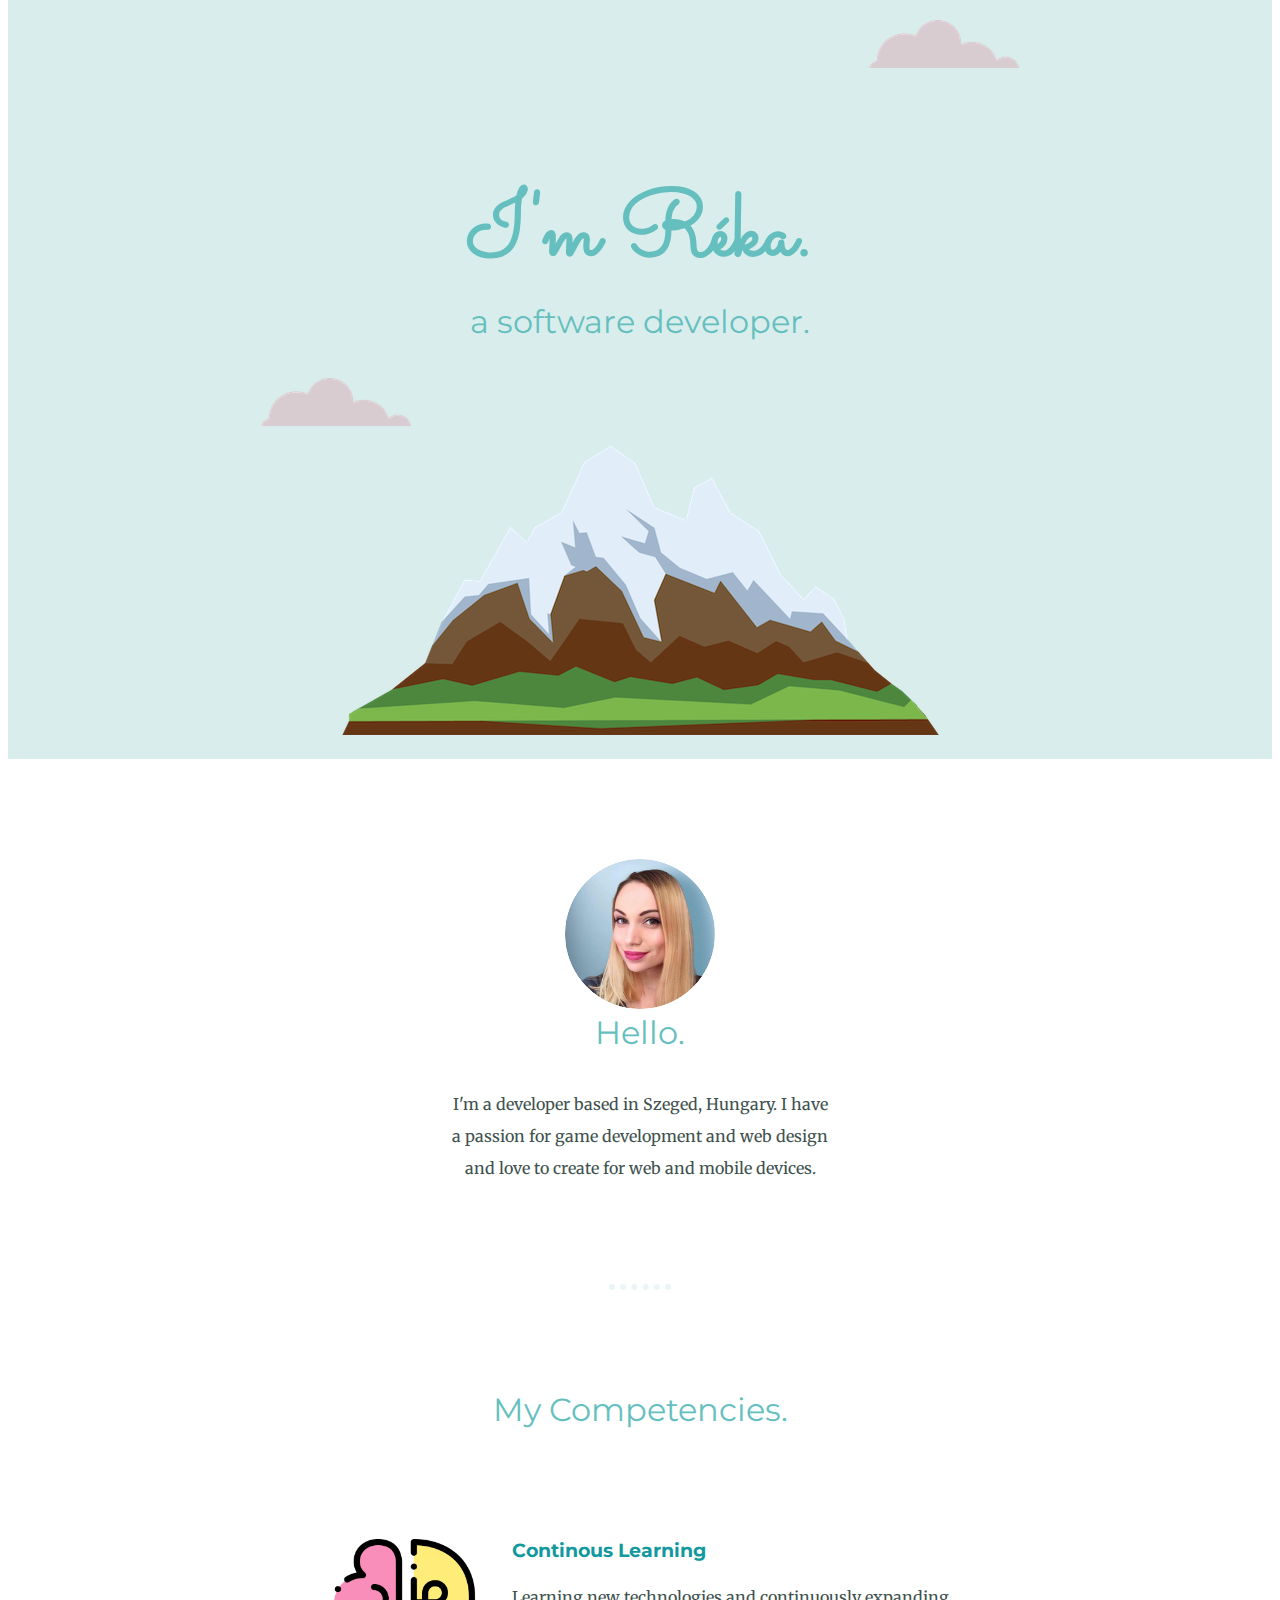
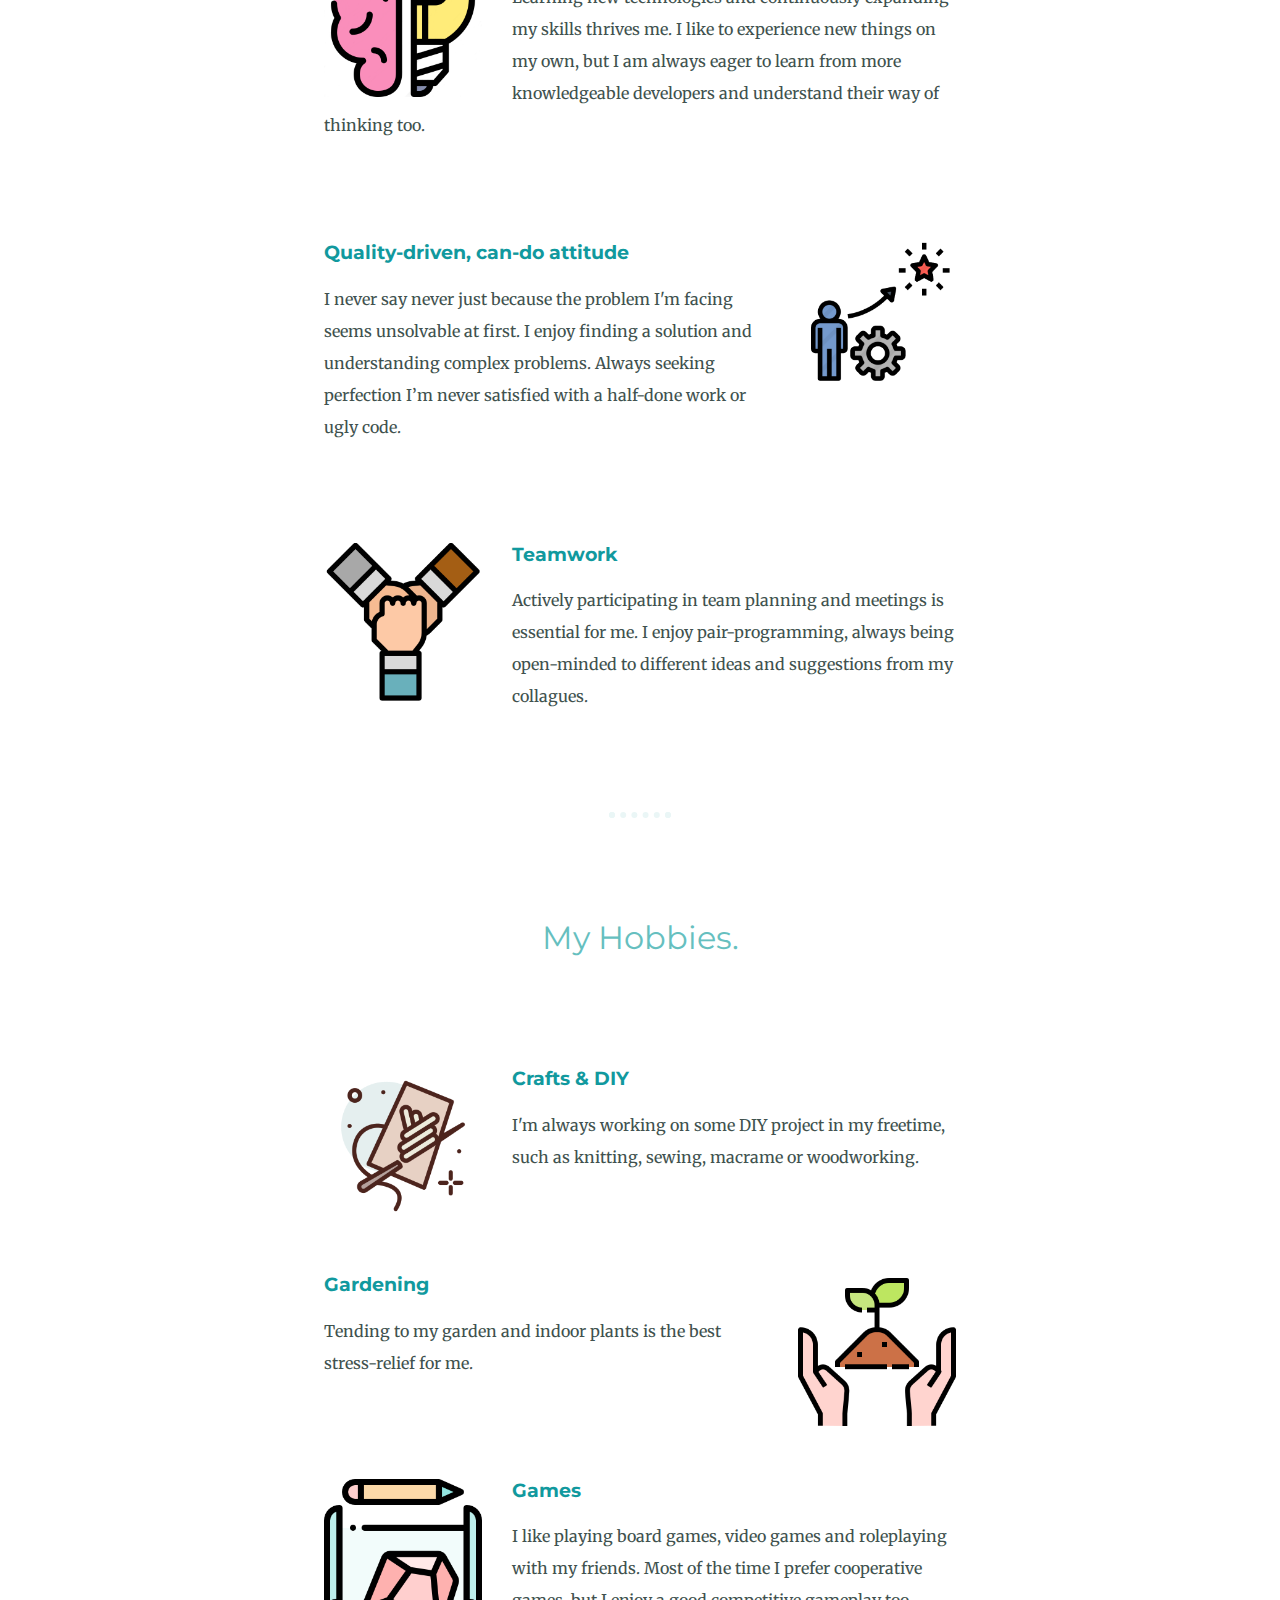
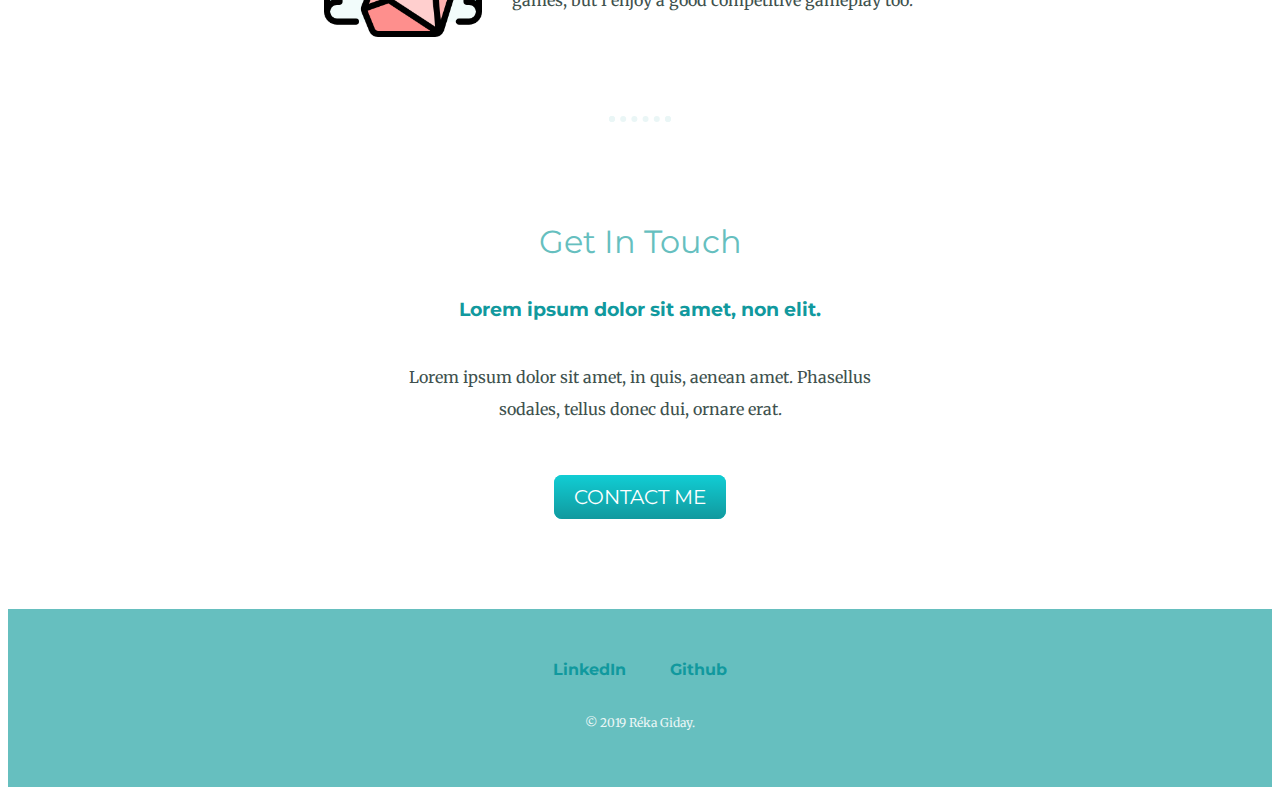
<file: CSS - My Site/index.html>
<!DOCTYPE html>
<html lang="en" dir="ltr">
  <head>
    <meta charset="utf-8">
    <title>Reka Giday</title>
    <link rel="stylesheet" href="css/styles.css">
    <link rel="icon" href="images/rg2.png">
    <link href="https://fonts.googleapis.com/css?family=Merriweather|Montserrat|Sacramento&display=swap" rel="stylesheet">
  </head>
  <body>
    <div class="top-container">
    <img src="images/cloud.png" alt="cloud-img" class="top-cloud">
      <h1>I'm Réka.</h1>
      <h2>a software developer.</h2>
      <img src="images/cloud.png" alt="cloud-img" class="bottom-cloud">
      <img src="images/mountain.png" alt="mountain-img" class="mountain">
    </div>
    <div class="middle-container">
      <div class="profile">
        <img src="images/reka.png" alt="reka-photo" class="personal-photo">
        <h2>Hello.</h2>
        <p class="introduction">I'm a developer based in Szeged, Hungary.
          I have a passion for game development and web design and love to create for web and mobile devices.</p>
      </div>
      <hr>
      <div class="skills">
        <h2>My Competencies.</h2>
        <div class="skill-row">
          <img class="skill-icon-left" src="images/logic.png" alt="">
          <h3>Continous Learning</h3>
          <p>Learning new technologies and continuously expanding my
            skills thrives me. I like to experience new things on my own,
            but I am always eager to learn from more
            knowledgeable developers and understand their way of thinking too.</p>
        </div>
        <div class="skill-row">
          <img class="skill-icon-right" src="images/achievement.png" alt="">
          <h3>Quality-driven, can-do attitude</h3>
          <p>I never say never just because the problem I'm facing seems unsolvable at first.
            I enjoy finding a solution and understanding complex problems. Always seeking perfection
            I’m never satisfied with a half-done work or ugly code.</p>
        </div>
        <div class="skill-row">
          <img class="skill-icon-left" src="images/teamwork.png" alt="">
          <h3>Teamwork</h3>
          <p>
            Actively participating in team planning and meetings is essential for me.
            I enjoy pair-programming, always being open-minded to different ideas and suggestions from my collagues.
          </p>
        </div>
      </div>
      <hr>
      <div class="hobbies">
        <h2>My Hobbies.</h2>
        <div class="skill-row">
          <img class="skill-icon-left" src="images/003-sewing.png" alt="">
          <h3>Crafts & DIY</h3>
          <p>I'm always working on some DIY project in my freetime, such as knitting, sewing, macrame or woodworking.</p>
        </div>
        <div class="skill-row">
          <img class="skill-icon-right" src="images/sprout.png" alt="">
          <h3>Gardening</h3>
          <p>Tending to my garden and indoor plants is the best stress-relief for me.</p>
        </div>
        <div class="skill-row">
          <img class="skill-icon-left" src="images/001-role.png" alt="">
          <h3>Games</h3>
          <p>I like playing board games, video games and roleplaying with my friends.
            Most of the time I prefer cooperative games, but I enjoy a good competitive gameplay too.</p>
        </div>
      </div>
      <hr>
      <div class="contact-me">
        <h2>Get In Touch</h2>
        <h3>Lorem ipsum dolor sit amet, non elit.</h3>
        <p class="contact-message">Lorem ipsum dolor sit amet, in quis, aenean amet. Phasellus sodales, tellus donec dui, ornare erat.</p>
        <a class="btn" href="mailto:rekagiday@gmail.com">CONTACT ME</a>
      </div>
    </div>
    <div class="bottom-container">
      <a class="footer-link" href="https://www.linkedin.com/in/rekagiday/">LinkedIn</a>
      <a class="footer-link" href="https://github.com/rekagiday">Github</a>
      <p class="copyright">© 2019 Réka Giday.</p>
    </div>
  </body>
</html>
</file>
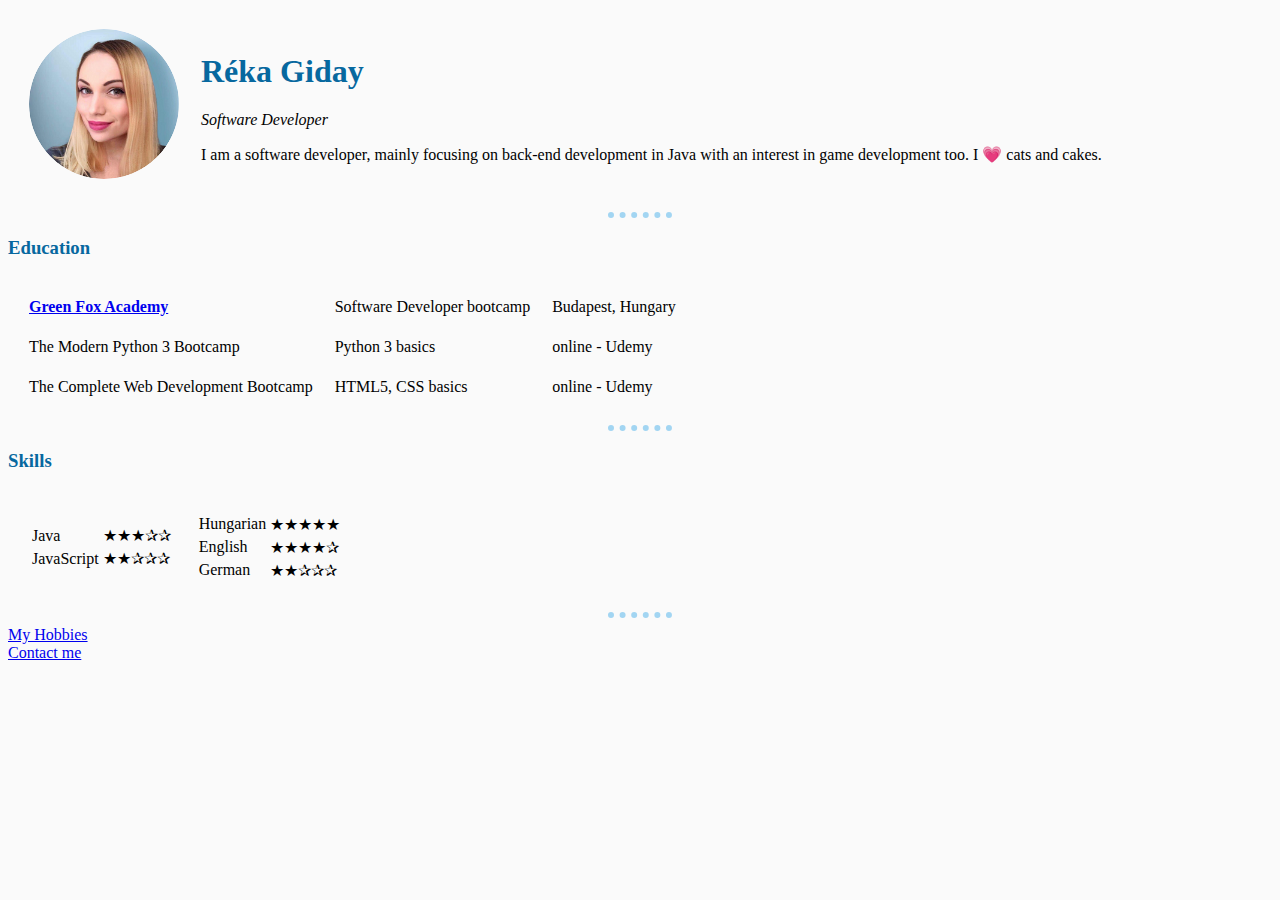
<file: HTML - Personal Site/index.html>
<!DOCTYPE html>
<html lang="en" dir="ltr">
<head>
  <meta charset="utf-8">
  <title>Reka's personal site</title>
  <link rel="stylesheet" href="css/styles.css">
</head>
<body>
  <table cellspacing="20">
    <tr>
      <td><img class="cvimg" src="reka.png" alt="Reka profile picture" style="width:150px;height:150px;"></td>
      <td><h1>Réka Giday</h1>
      <p><em>Software Developer</em></p>
      <p>I am a software developer, mainly focusing on back-end development in Java
        with an interest in game development too. I 💗 cats and cakes.</p></td>
    </tr>
    </table>
    <hr>
    <h3>Education</h3>
    <table cellspacing="20">
      <tr>
        <td><strong><a href="https://www.greenfoxacademy.com/" target="_blank">Green Fox Academy</a></strong></td>
        <td>Software Developer bootcamp</td>
        <td>Budapest, Hungary</td>
      </tr>
      <tr>
        <td>The Modern Python 3 Bootcamp</td>
        <td>Python 3 basics</td>
        <td>online - Udemy</td>
      </tr>
      <tr>
        <td>The Complete Web Development Bootcamp</td>
        <td>HTML5, CSS basics</td>
        <td>online - Udemy</td>
      </tr>
    </table>
    <hr>
    <h3>Skills</h3>
    <table cellspacing="20">
      <tr>
        <td>
          <table>
            <tr>
              <td>Java</td>
              <td>★★★✰✰</td>
            </tr>
            <tr>
              <td>JavaScript</td>
              <td>★★✰✰✰</td>
            </tr>
          </table>
        </td>
        <td>
          <table>
            <tr>
              <td>Hungarian</td>
              <td>★★★★★</td>
            </tr>
            <tr>
              <td>English</td>
              <td>★★★★✰</td>
            </tr>
            <tr>
              <td>German</td>
              <td>★★✰✰✰</td>
            </tr>
          </table>
        </td>
      </tr>
    </table>
    <hr>
    <a href="hobbies.html">My Hobbies</a>
    <br>
    <a href="contacts.html">Contact me</a>
  </body>
  </html>
</file>
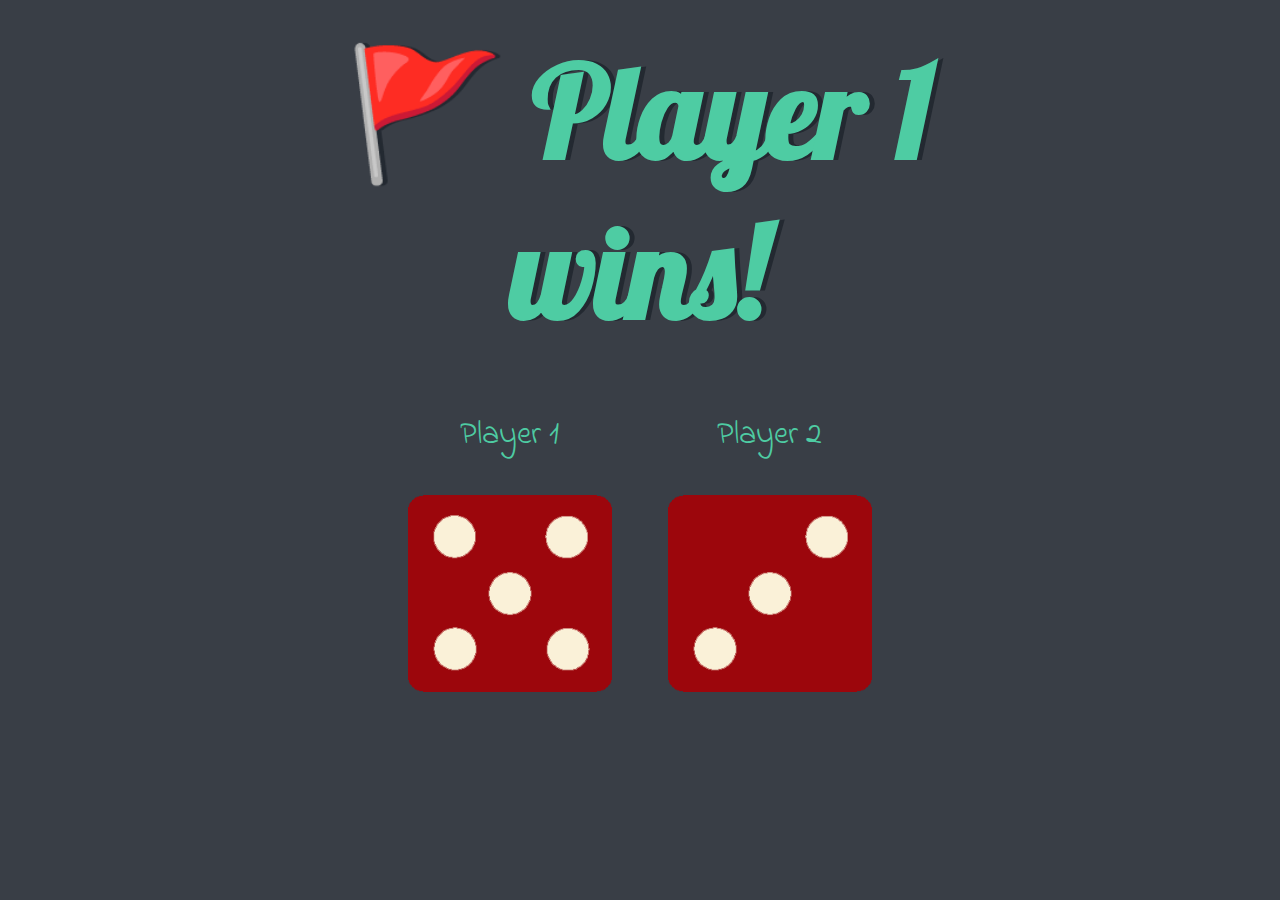
<file: DOM/dicee.html>
<!DOCTYPE html>
<html lang="en" dir="ltr">
  <head>
    <meta charset="utf-8">
    <title>Dicee</title>
    <link rel="stylesheet" href="styles.css">
    <link href="https://fonts.googleapis.com/css?family=Indie+Flower|Lobster" rel="stylesheet">

  </head>
  <body>

    <div class="container">
      <h1>Refresh Me</h1>

      <div class="dice">
        <p>Player 1</p>
        <img class="img1" src="images/dice6.png">
      </div>

      <div class="dice">
        <p>Player 2</p>
        <img class="img2" src="images/dice6.png">
      </div>
    </div>

      <script src="index.js" charset="utf-8"></script>
  </body>

  <footer>
  </footer>
</html>
</file>
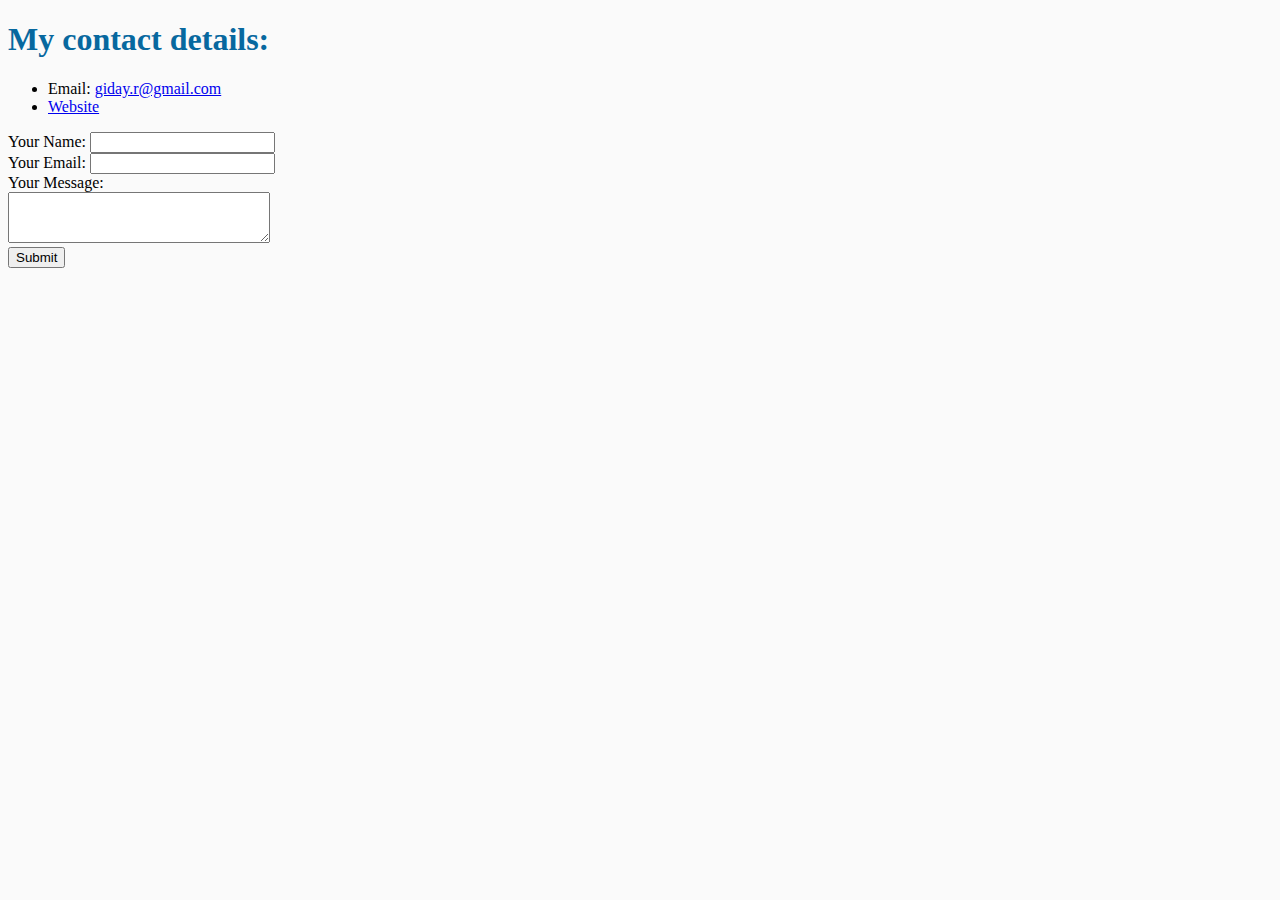
<file: HTML - Personal Site/contacts.html>
<!DOCTYPE html>
<html lang="en" dir="ltr">
  <head>
    <meta charset="utf-8">
    <link rel="stylesheet" href="css/styles.css">
    <title></title>
  </head>
  <body>
    <h1>My contact details:</h1>
      <ul>
        <li>Email: <a href="mailto:giday.r@gmail.com?subject=Initial contact">giday.r@gmail.com</a></li>
        <li><a href="https://rekagiday.github.io">Website</a></li>
      </ul>

      <form action="mailto:giday.r@gmail.com?subject=Initial contact" method="post" enctype="text/plain">
        <label>Your Name:</label>
        <input type="text" name="yourName" value=""> <br>
        <label>Your Email:</label>
        <input type="email" name="yourEmail" value=""> <br>
        <label>Your Message:</label> <br>
        <textarea name="yourMessage" rows="3" cols="30"></textarea> <br>
        <input type="submit" name="" >

      </form>

  </body>
</html>
</file>
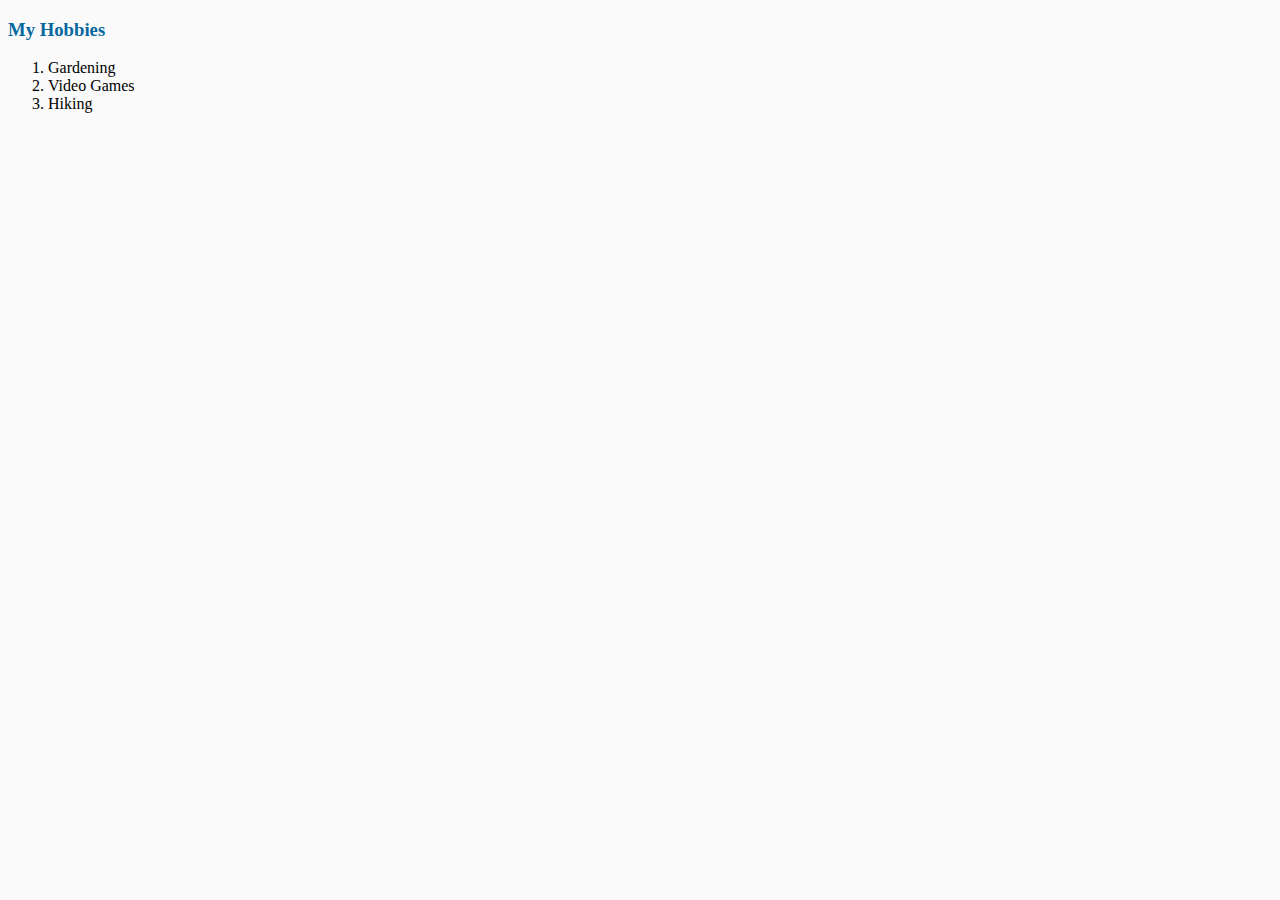
<file: HTML - Personal Site/hobbies.html>
<!DOCTYPE html>
<html lang="en" dir="ltr">
  <head>
    <meta charset="utf-8">
    <link rel="stylesheet" href="css/styles.css">
    <title></title>
  </head>
  <body>
    <h3>My Hobbies</h3>
    <ol>
      <li>Gardening</li>
      <li>Video Games</li>
      <li>Hiking</li>
    </ol>
  </body>
</html>
</file>
<file: CSS - My Site/css/styles.css>
a {
  font-family: 'Montserrat', serif;
  color: #11999E;
  margin: 10px 20px;
  text-decoration: none;
}

a:hover {
  color: #EAF6F6;
}

body {
  margin-top: 0px;
  text-align: center;
  color: #40514E;
  font-family: 'Merriweather', serif;
}

h1 {
  margin: 150px auto 0px auto;
  font-size: 5.625rem;
  font-family: 'Sacramento', cursive;
  color: #66BFBF;
}

h2 {
  font-family: 'Montserrat', serif;
  font-weight: bold;
  padding-bottom: 10px;
  font-size: 2rem;
  margin-top: 0px;
  color: #66BFBF;
  font-weight: normal;
}

h3 {
  font-family: 'Montserrat', serif;
  color: #11999E;
}

hr {
  border: dotted #EAF6F6 6px;
  border-bottom: none;
  width: 4%;
  margin: 100px auto;
}

p {
  line-height: 2;
}

.introduction {
  width: 30%;
  margin: auto;
}

.contact-message {
  width: 40%;
  margin: 40px auto 60px;
}

.personal-photo {
  border-radius: 100%;
  height: 150px;
  width: 150px;
}

.top-container {
  background-color: #d9eeec;
  position: relative;
  padding: 20px;
}
.middle-container {
  margin: 100px 0;
}

.bottom-container {
  background-color: #66BFBF;
  padding: 50px 0 20px;
}
.top-cloud {
  position: absolute;
  right: 20%;
}

.bottom-cloud {
  position: absolute;
  left: 20%;
}

.skill-row {
  margin: 100px auto;
  width: 50%;
  text-align:left;
}

.skill-icon-left {
  width: 25%;
  float: left;
  margin-right: 30px;
}

.skill-icon-right {
  width: 25%;
  float: right;
  margin-left: 30px;
}

.footer-link {
  font-weight: bolder;
}

.copyright {
  color: #EAF6F6;
  font-size: 0.75rem;
  padding: 20px 0;
}

.btn {
  background: #11cdd4;
  background-image: -webkit-linear-gradient(top, #11cdd4, #11999E);
  background-image: -moz-linear-gradient(top, #11cdd4, #11999E);
  background-image: -ms-linear-gradient(top, #11cdd4, #11999E);
  background-image: -o-linear-gradient(top, #11cdd4, #11999E);
  background-image: linear-gradient(to bottom, #11cdd4, #11999E);
  -webkit-border-radius: 8;
  -moz-border-radius: 8;
  border-radius: 8px;
  font-family: 'Montserrat', serif;
  color: #ffffff;
  font-size: 20px;
  padding: 10px 20px 10px 20px;
  text-decoration: none;
}

.btn:hover {
  background: #30E3CB;
  background-image: -webkit-linear-gradient(top, #30E3CB, #2bc4ad);
  background-image: -moz-linear-gradient(top, #30E3CB, #2bc4ad);
  background-image: -ms-linear-gradient(top, #30E3CB, #2bc4ad);
  background-image: -o-linear-gradient(top, #30E3CB, #2bc4ad);
  background-image: linear-gradient(to bottom, #30E3CB, #2bc4ad);
  text-decoration: none;
}
</file>
<file: HTML - Personal Site/css/styles.css>
body {
  background-color: #fafafa;
}

hr {
  border-style: dotted none none none;
  border-width: 6px;
  border-color: #a2d5f2;
  width: 5%;
}

h1, h3 {
  color: #07689f;
}

.cvimg {
  border-radius: 100%;
}
</file>
<file: DOM/styles.css>
.container {
  width: 70%;
  margin: auto;
  text-align: center;
}

.dice {
  text-align: center;
  display: inline-block;

}

body {
  background-color: #393E46;
}

h1 {
  margin: 30px;
  font-family: 'Lobster', cursive;
  text-shadow: 5px 0 #232931;
  font-size: 8rem;
  color: #4ECCA3;
}

p {
  font-size: 2rem;
  color: #4ECCA3;
  font-family: 'Indie Flower', cursive;
}

img {
  width: 80%;
}

footer {
  margin-top: 5%;
  color: #EEEEEE;
  text-align: center;
  font-family: 'Indie Flower', cursive;

}
</file>
